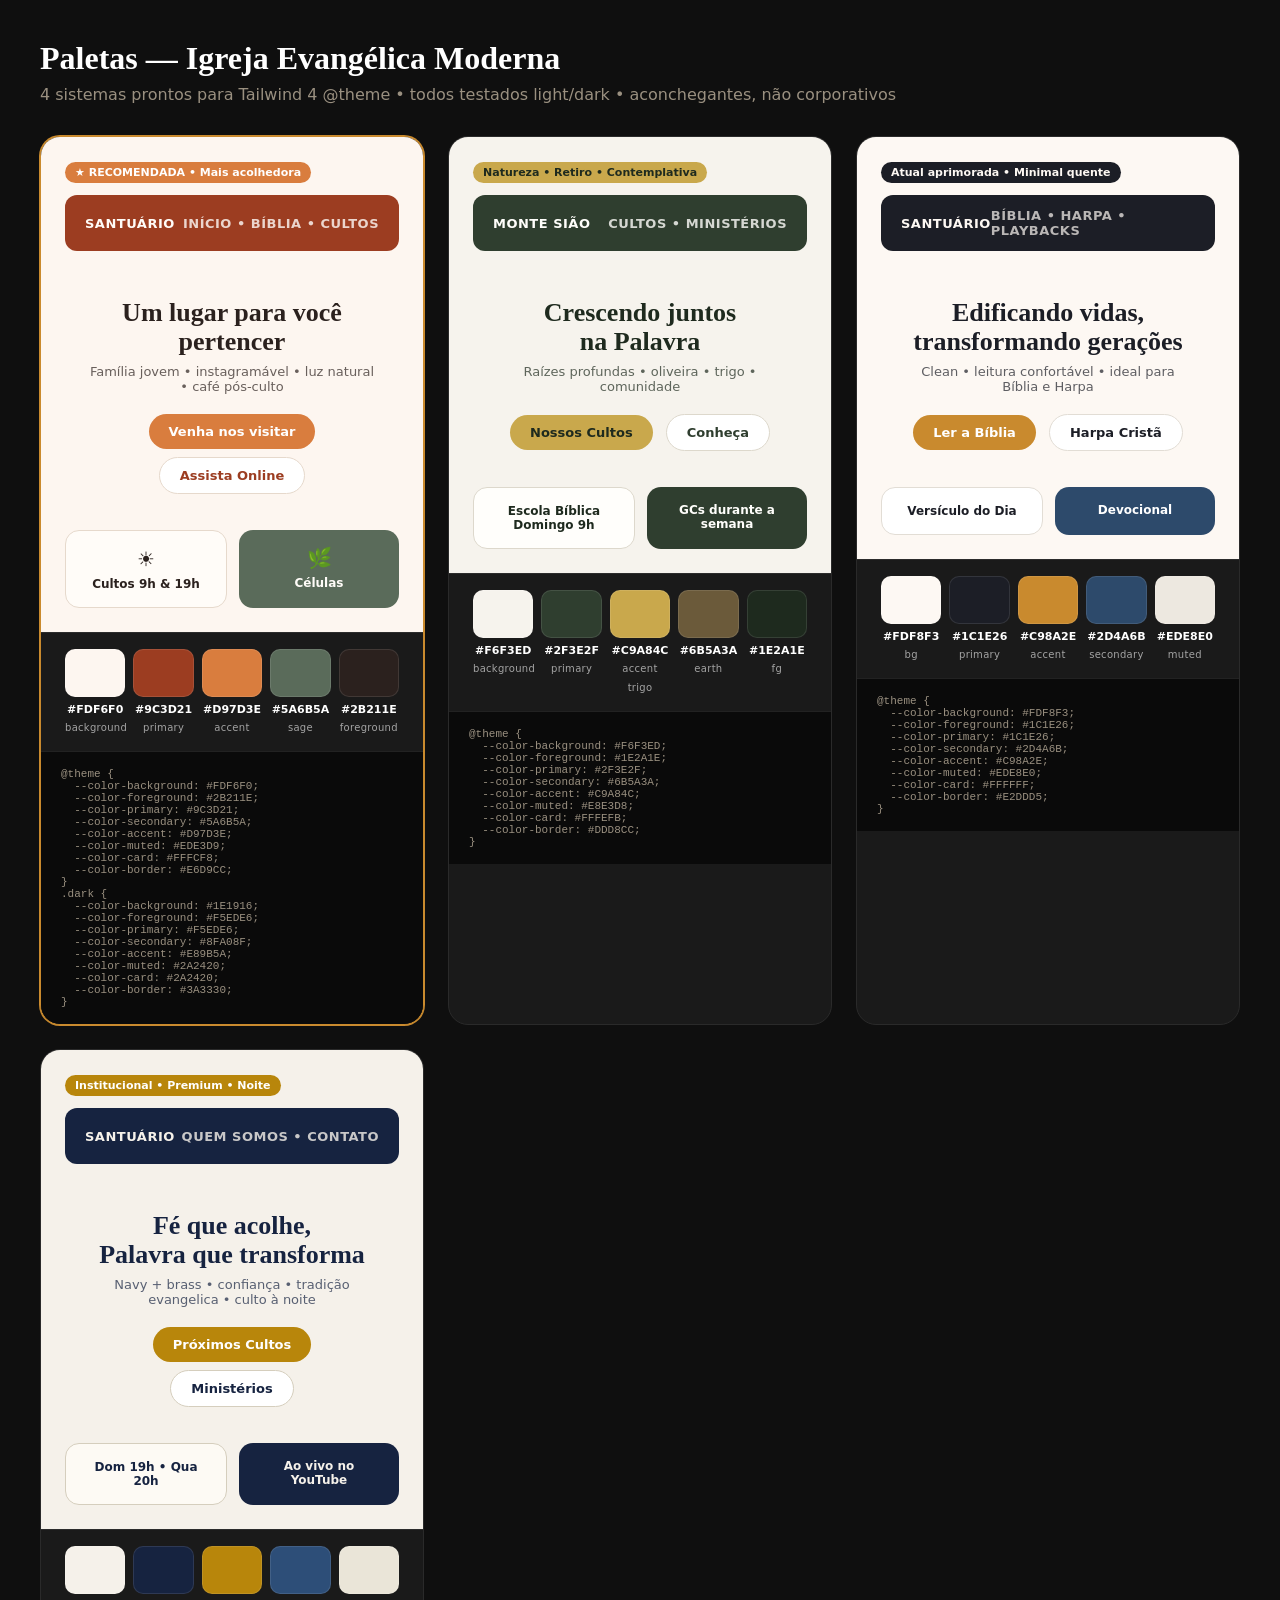
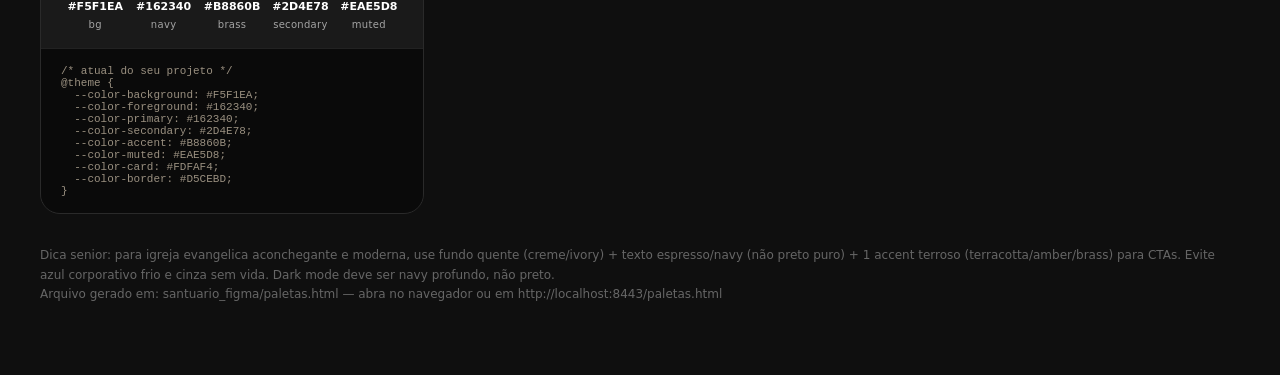
<file: paletas.html>
<!doctype html>
<html lang="pt-BR">
<head>
<meta charset="UTF-8"/>
<meta name="viewport" content="width=device-width, initial-scale=1.0"/>
<title>Paletas - Igreja Evangélica - Santuário</title>
<style>
  *{margin:0;padding:0;box-sizing:border-box}
  body{font-family:'Source Sans 3',system-ui,sans-serif;background:#0f0f0f;color:#fff;padding:40px}
  h1{font-family:'Fraunces',serif;font-size:32px;margin-bottom:8px}
  .sub{color:#9a9080;margin-bottom:32px}
  .grid{display:grid;grid-template-columns:repeat(auto-fit,minmax(340px,1fr));gap:24px}
  .card{border-radius:20px;overflow:hidden;background:#1a1a1a;border:1px solid #2a2a2a}
  .preview{padding:24px}
  .header{height:56px;display:flex;align-items:center;justify-content:space-between;padding:0 20px;font-weight:600;font-size:13px;letter-spacing:0.5px;text-transform:uppercase}
  .hero{padding:32px 24px;text-align:center}
  .hero h3{font-family:'Fraunces',serif;font-size:26px;line-height:1.1;margin-bottom:8px}
  .hero p{font-size:13px;opacity:0.7;margin-bottom:16px}
  .btn{display:inline-block;padding:10px 20px;border-radius:999px;font-size:13px;font-weight:600;margin:4px}
  .swatches{display:flex;gap:8px;padding:16px 24px;flex-wrap:wrap;border-top:1px solid rgba(255,255,255,0.08)}
  .sw{flex:1;min-width:60px;text-align:center}
  .sw div{height:48px;border-radius:10px;margin-bottom:6px;border:1px solid rgba(255,255,255,0.1)}
  .sw span{font-size:10px;letter-spacing:0.3px;opacity:0.6}
  .sw b{font-size:11px;display:block}
  .code{background:#0a0a0a;padding:16px 20px;font-family:monospace;font-size:11px;overflow:auto;white-space:pre;color:#9a9080;border-top:1px solid #222}
  .badge{display:inline-block;padding:4px 10px;border-radius:999px;font-size:11px;font-weight:700;margin-bottom:12px}
  .rec{border-color:#C98A2E;box-shadow:0 0 0 1px #C98A2E}
</style>
</head>
<body>
<h1>Paletas — Igreja Evangélica Moderna</h1>
<p class="sub">4 sistemas prontos para Tailwind 4 @theme • todos testados light/dark • aconchegantes, não corporativos</p>

<div class="grid">

<!-- 1 AURORA - RECOMENDADA -->
<div class="card rec">
  <div class="preview" style="background:#FDF6F0;color:#2B211E">
    <span class="badge" style="background:#D97D3E;color:#fff">★ RECOMENDADA • Mais acolhedora</span>
    <div class="header" style="background:#9C3D21;color:#FFFCF8;border-radius:12px;margin-bottom:16px"><span>Santuário</span><span style="opacity:0.8">Início • Bíblia • Cultos</span></div>
    <div class="hero">
      <h3>Um lugar para você<br>pertencer</h3>
      <p>Família jovem • instagramável • luz natural • café pós-culto</p>
      <span class="btn" style="background:#D97D3E;color:#fff">Venha nos visitar</span>
      <span class="btn" style="background:#fff;color:#9C3D21;border:1px solid #E6D9CC">Assista Online</span>
    </div>
    <div style="display:flex;gap:12px">
      <div style="flex:1;background:#FFFCF8;border:1px solid #E6D9CC;border-radius:14px;padding:16px;text-align:center"><div style="font-size:20px">☀️</div><div style="font-size:12px;font-weight:600;margin-top:6px">Cultos 9h & 19h</div></div>
      <div style="flex:1;background:#5A6B5A;color:#FFFCF8;border-radius:14px;padding:16px;text-align:center"><div style="font-size:20px">🌿</div><div style="font-size:12px;font-weight:600;margin-top:6px">Células</div></div>
    </div>
  </div>
  <div class="swatches" style="background:#1a1a1a">
    <div class="sw"><div style="background:#FDF6F0"></div><b>#FDF6F0</b><span>background</span></div>
    <div class="sw"><div style="background:#9C3D21"></div><b>#9C3D21</b><span>primary</span></div>
    <div class="sw"><div style="background:#D97D3E"></div><b>#D97D3E</b><span>accent</span></div>
    <div class="sw"><div style="background:#5A6B5A"></div><b>#5A6B5A</b><span>sage</span></div>
    <div class="sw"><div style="background:#2B211E"></div><b>#2B211E</b><span>foreground</span></div>
  </div>
  <div class="code">@theme {
  --color-background: #FDF6F0;
  --color-foreground: #2B211E;
  --color-primary: #9C3D21;
  --color-secondary: #5A6B5A;
  --color-accent: #D97D3E;
  --color-muted: #EDE3D9;
  --color-card: #FFFCF8;
  --color-border: #E6D9CC;
}
.dark {
  --color-background: #1E1916;
  --color-foreground: #F5EDE6;
  --color-primary: #F5EDE6;
  --color-secondary: #8FA08F;
  --color-accent: #E89B5A;
  --color-muted: #2A2420;
  --color-card: #2A2420;
  --color-border: #3A3330;
}</div>
</div>

<!-- 2 MONTE SIÃO -->
<div class="card">
  <div class="preview" style="background:#F6F3ED;color:#1E2A1E">
    <span class="badge" style="background:#C9A84C;color:#1E2A1E">Natureza • Retiro • Contemplativa</span>
    <div class="header" style="background:#2F3E2F;color:#FFFEFB;border-radius:12px;margin-bottom:16px"><span>MONTE SIÃO</span><span style="opacity:0.8">Cultos • Ministérios</span></div>
    <div class="hero">
      <h3>Crescendo juntos<br>na Palavra</h3>
      <p>Raízes profundas • oliveira • trigo • comunidade</p>
      <span class="btn" style="background:#C9A84C;color:#1E2A1E">Nossos Cultos</span>
      <span class="btn" style="background:#fff;color:#2F3E2F;border:1px solid #DDD8CC">Conheça</span>
    </div>
    <div style="display:flex;gap:12px">
      <div style="flex:1;background:#FFFEFB;border:1px solid #DDD8CC;border-radius:14px;padding:16px;text-align:center"><div style="font-size:12px;font-weight:600">Escola Bíblica Domingo 9h</div></div>
      <div style="flex:1;background:#2F3E2F;color:#FFFEFB;border-radius:14px;padding:16px;text-align:center"><div style="font-size:12px;font-weight:600">GCs durante a semana</div></div>
    </div>
  </div>
  <div class="swatches" style="background:#1a1a1a">
    <div class="sw"><div style="background:#F6F3ED"></div><b>#F6F3ED</b><span>background</span></div>
    <div class="sw"><div style="background:#2F3E2F"></div><b>#2F3E2F</b><span>primary</span></div>
    <div class="sw"><div style="background:#C9A84C"></div><b>#C9A84C</b><span>accent trigo</span></div>
    <div class="sw"><div style="background:#6B5A3A"></div><b>#6B5A3A</b><span>earth</span></div>
    <div class="sw"><div style="background:#1E2A1E"></div><b>#1E2A1E</b><span>fg</span></div>
  </div>
  <div class="code">@theme {
  --color-background: #F6F3ED;
  --color-foreground: #1E2A1E;
  --color-primary: #2F3E2F;
  --color-secondary: #6B5A3A;
  --color-accent: #C9A84C;
  --color-muted: #E8E3D8;
  --color-card: #FFFEFB;
  --color-border: #DDD8CC;
}</div>
</div>

<!-- 3 HARPA - ATUAL MELHORADA -->
<div class="card">
  <div class="preview" style="background:#FDF8F3;color:#1C1E26">
    <span class="badge" style="background:#1C1E26;color:#FDF8F3">Atual aprimorada • Minimal quente</span>
    <div class="header" style="background:#1C1E26;color:#FDF8F3;border-radius:12px;margin-bottom:16px"><span>SANTUÁRIO</span><span style="opacity:0.7">Bíblia • Harpa • Playbacks</span></div>
    <div class="hero">
      <h3>Edificando vidas,<br>transformando gerações</h3>
      <p>Clean • leitura confortável • ideal para Bíblia e Harpa</p>
      <span class="btn" style="background:#C98A2E;color:#fff">Ler a Bíblia</span>
      <span class="btn" style="background:#fff;color:#1C1E26;border:1px solid #E2DDD5">Harpa Cristã</span>
    </div>
    <div style="display:flex;gap:12px">
      <div style="flex:1;background:#fff;border:1px solid #E2DDD5;border-radius:14px;padding:16px;text-align:center"><div style="font-size:12px;font-weight:600">Versículo do Dia</div></div>
      <div style="flex:1;background:#2D4A6B;color:#fff;border-radius:14px;padding:16px;text-align:center"><div style="font-size:12px;font-weight:600">Devocional</div></div>
    </div>
  </div>
  <div class="swatches" style="background:#1a1a1a">
    <div class="sw"><div style="background:#FDF8F3"></div><b>#FDF8F3</b><span>bg</span></div>
    <div class="sw"><div style="background:#1C1E26"></div><b>#1C1E26</b><span>primary</span></div>
    <div class="sw"><div style="background:#C98A2E"></div><b>#C98A2E</b><span>accent</span></div>
    <div class="sw"><div style="background:#2D4A6B"></div><b>#2D4A6B</b><span>secondary</span></div>
    <div class="sw"><div style="background:#EDE8E0"></div><b>#EDE8E0</b><span>muted</span></div>
  </div>
  <div class="code">@theme {
  --color-background: #FDF8F3;
  --color-foreground: #1C1E26;
  --color-primary: #1C1E26;
  --color-secondary: #2D4A6B;
  --color-accent: #C98A2E;
  --color-muted: #EDE8E0;
  --color-card: #FFFFFF;
  --color-border: #E2DDD5;
}</div>
</div>

<!-- 4 NOITE SANTA -->
<div class="card">
  <div class="preview" style="background:#F5F1EA;color:#162340">
    <span class="badge" style="background:#B8860B;color:#fff">Institucional • Premium • Noite</span>
    <div class="header" style="background:#162340;color:#F5F1EA;border-radius:12px;margin-bottom:16px"><span>SANTUÁRIO</span><span style="opacity:0.8">Quem Somos • Contato</span></div>
    <div class="hero">
      <h3>Fé que acolhe,<br>Palavra que transforma</h3>
      <p>Navy + brass • confiança • tradição evangelica • culto à noite</p>
      <span class="btn" style="background:#B8860B;color:#fff">Próximos Cultos</span>
      <span class="btn" style="background:#fff;color:#162340;border:1px solid #D5CEBD">Ministérios</span>
    </div>
    <div style="display:flex;gap:12px">
      <div style="flex:1;background:#FDFAF4;border:1px solid #D5CEBD;border-radius:14px;padding:16px;text-align:center"><div style="font-size:12px;font-weight:600">Dom 19h • Qua 20h</div></div>
      <div style="flex:1;background:#162340;color:#F5F1EA;border-radius:14px;padding:16px;text-align:center"><div style="font-size:12px;font-weight:600">Ao vivo no YouTube</div></div>
    </div>
  </div>
  <div class="swatches" style="background:#1a1a1a">
    <div class="sw"><div style="background:#F5F1EA"></div><b>#F5F1EA</b><span>bg</span></div>
    <div class="sw"><div style="background:#162340"></div><b>#162340</b><span>navy</span></div>
    <div class="sw"><div style="background:#B8860B"></div><b>#B8860B</b><span>brass</span></div>
    <div class="sw"><div style="background:#2D4E78"></div><b>#2D4E78</b><span>secondary</span></div>
    <div class="sw"><div style="background:#EAE5D8"></div><b>#EAE5D8</b><span>muted</span></div>
  </div>
  <div class="code">/* atual do seu projeto */
@theme {
  --color-background: #F5F1EA;
  --color-foreground: #162340;
  --color-primary: #162340;
  --color-secondary: #2D4E78;
  --color-accent: #B8860B;
  --color-muted: #EAE5D8;
  --color-card: #FDFAF4;
  --color-border: #D5CEBD;
}</div>
</div>

</div>

<p style="margin-top:32px;color:#666;font-size:12px;line-height:1.6">Dica senior: para igreja evangelica aconchegante e moderna, use fundo quente (creme/ivory) + texto espresso/navy (não preto puro) + 1 accent terroso (terracotta/amber/brass) para CTAs. Evite azul corporativo frio e cinza sem vida. Dark mode deve ser navy profundo, não preto.<br>Arquivo gerado em: santuario_figma/paletas.html — abra no navegador ou em http://localhost:8443/paletas.html</p>
</body>
</html>
</file>
